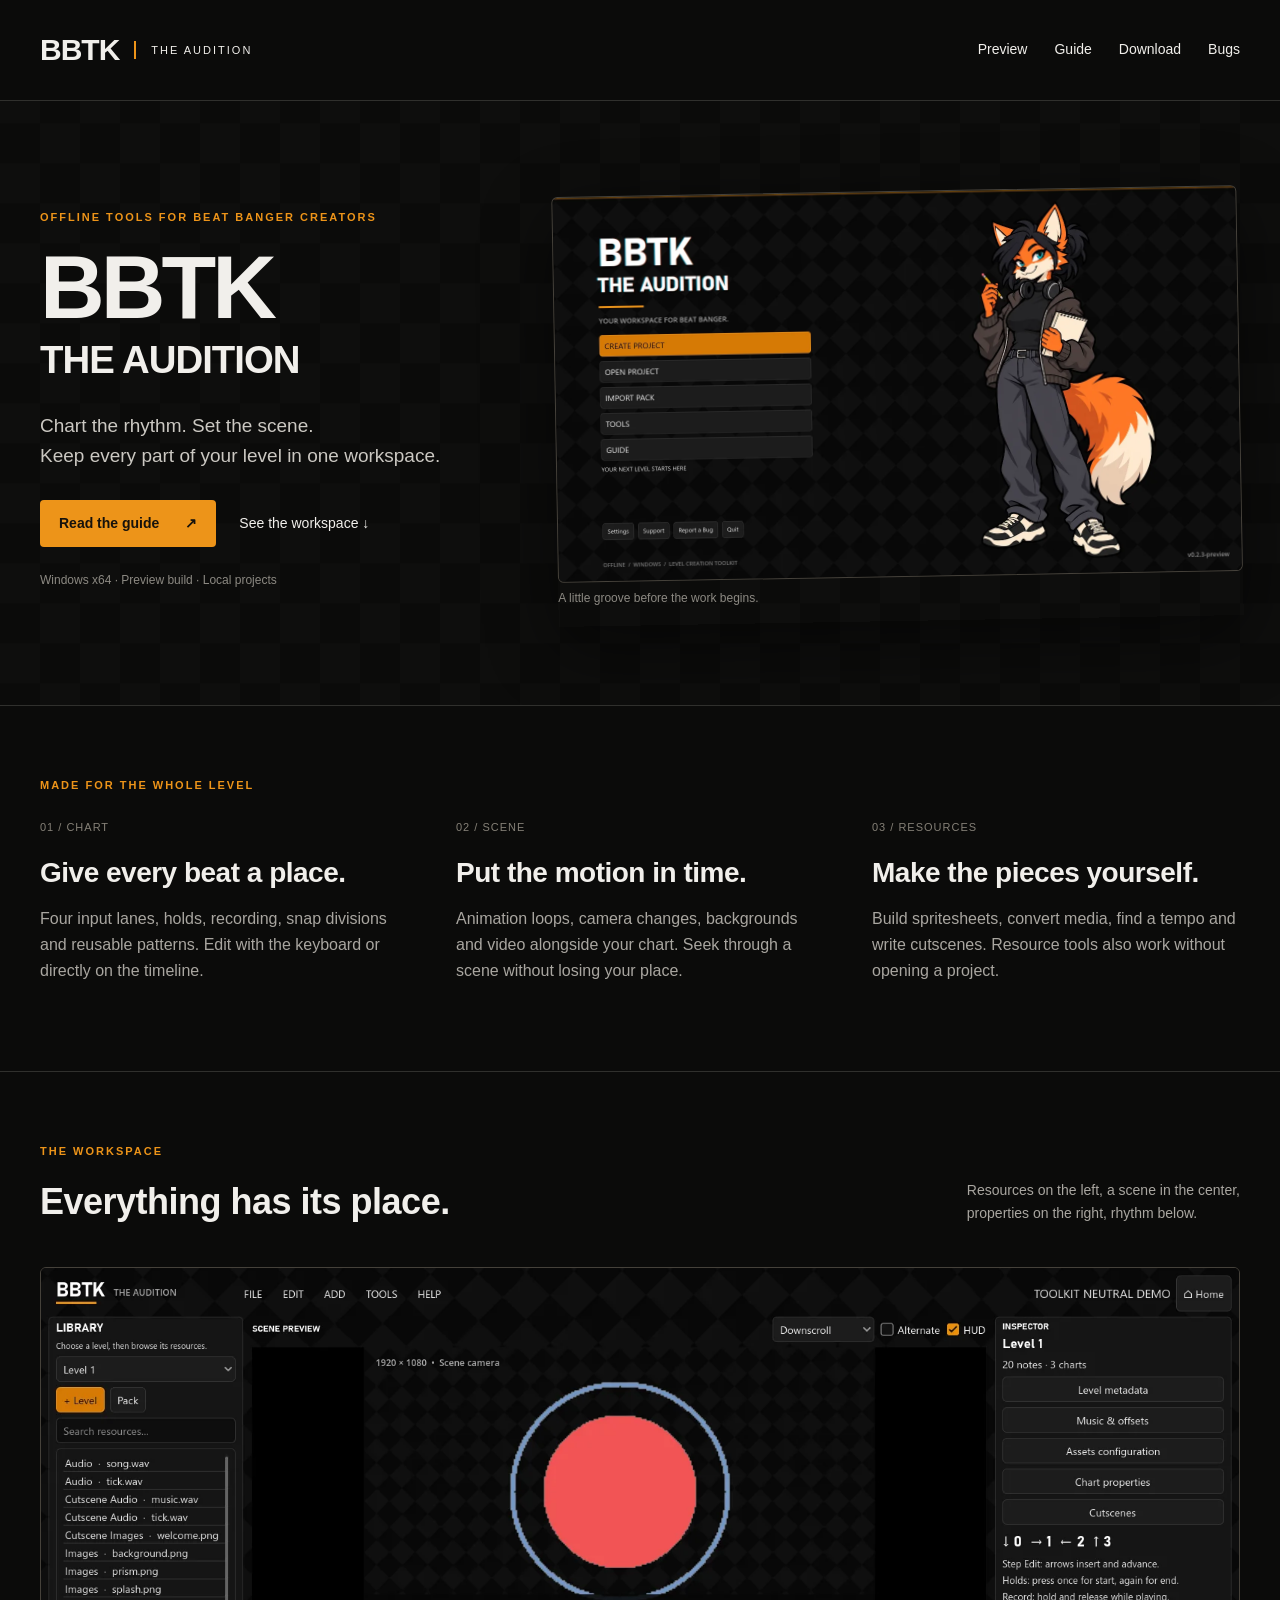
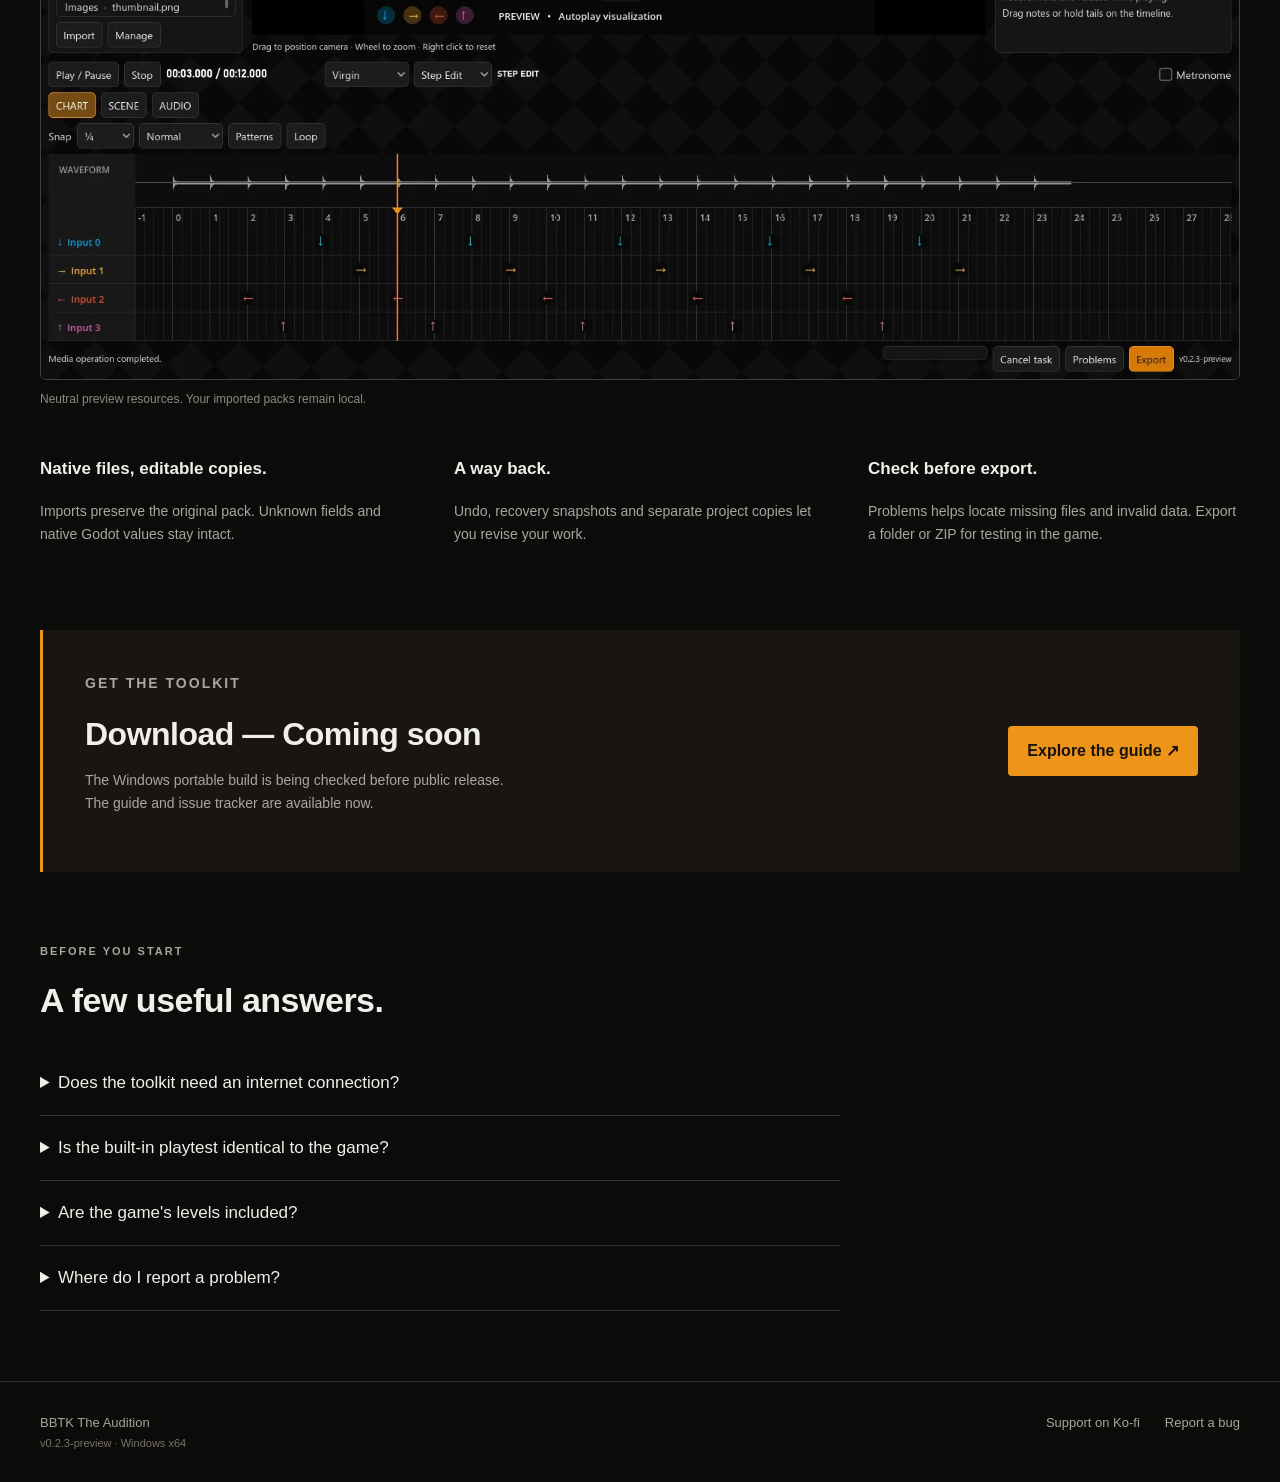
<file: index.html>
<!doctype html><html lang="en"><head><meta charset="utf-8"><meta name="viewport" content="width=device-width, initial-scale=1"><meta name="description" content="BBTK The Audition: offline tools for building Beat Banger mods, charts, animation and cutscenes."><title>Create your next level · BBTK The Audition</title><link rel="stylesheet" href="./assets/style.css"></head><body><a class="skip" href="#main">Skip to content</a><header><a class="wordmark" href="./"><strong>BBTK</strong><span>THE AUDITION</span></a><nav aria-label="Main"><a href="./#preview">Preview</a><a href="./guide/">Guide</a><a href="./#download">Download</a><a href="https://github.com/JustyPixels/BBTK-TheAudition/issues">Bugs</a></nav></header><main id="main"><section class="hero"><div><p class="eyebrow">OFFLINE TOOLS FOR BEAT BANGER CREATORS</p><h1>BBTK<span>THE AUDITION</span></h1><p class="lead">Chart the rhythm. Set the scene.<br>Keep every part of your level in one workspace.</p><div class="actions"><a class="primary" href="guide/">Read the guide <span aria-hidden="true">↗</span></a><a href="#preview">See the workspace ↓</a></div><p class="caption">Windows x64 · Preview build · Local projects</p></div><figure class="hero-preview"><img src="assets/menu.webp" width="1366" height="768" alt="BBTK welcome screen with its fox mascot, project actions, independent tools and guide"><figcaption>A little groove before the work begins.</figcaption></figure></section>
<section class="overview"><p class="eyebrow">MADE FOR THE WHOLE LEVEL</p><div class="feature-grid"><article><span>01 / CHART</span><h2>Give every beat a place.</h2><p>Four input lanes, holds, recording, snap divisions and reusable patterns. Edit with the keyboard or directly on the timeline.</p></article><article><span>02 / SCENE</span><h2>Put the motion in time.</h2><p>Animation loops, camera changes, backgrounds and video alongside your chart. Seek through a scene without losing your place.</p></article><article><span>03 / RESOURCES</span><h2>Make the pieces yourself.</h2><p>Build spritesheets, convert media, find a tempo and write cutscenes. Resource tools also work without opening a project.</p></article></div></section>
<section id="preview" class="workspace"><div class="section-heading"><div><p class="eyebrow">THE WORKSPACE</p><h2>Everything has its place.</h2></div><p>Resources on the left, a scene in the center,<br>properties on the right, rhythm below.</p></div><figure><img loading="lazy" src="assets/editor.webp" width="1600" height="950" alt="Neutral level open in the BBTK editor, showing resource library, preview, inspector and chart timeline"><figcaption>Neutral preview resources. Your imported packs remain local.</figcaption></figure><div class="detail-row"><div><h3>Native files, editable copies.</h3><p>Imports preserve the original pack. Unknown fields and native Godot values stay intact.</p></div><div><h3>A way back.</h3><p>Undo, recovery snapshots and separate project copies let you revise your work.</p></div><div><h3>Check before export.</h3><p>Problems helps locate missing files and invalid data. Export a folder or ZIP for testing in the game.</p></div></div></section>
<section id="download" class="download"><div><p class="eyebrow">GET THE TOOLKIT</p><h2>Download — Coming soon</h2><p>The Windows portable build is being checked before public release.<br>The guide and issue tracker are available now.</p></div><a class="primary" href="guide/">Explore the guide ↗</a></section>
<section class="faq"><p class="eyebrow">BEFORE YOU START</p><h2>A few useful answers.</h2><details><summary>Does the toolkit need an internet connection?</summary><p>Editing, resource tools and local exports work offline. The website, support and issue tracker need a connection. A local guide accompanies the portable build.</p></details><details><summary>Is the built-in playtest identical to the game?</summary><p>It is experimental. The initial compatibility profile targets Steam build 25730471; use the actual game for final acceptance.</p></details><details><summary>Are the game's levels included?</summary><p>No. Game packs, their artwork and audio are local test references and are not distributed with the toolkit.</p></details><details><summary>Where do I report a problem?</summary><p><a href="https://github.com/JustyPixels/BBTK-TheAudition/issues/new/choose">Open an issue</a> with your version, reproduction steps and expected result. Avoid uploading private or copyrighted media.</p></details></section></main><footer><span>BBTK The Audition <small>v0.2.3-preview · Windows x64</small></span><div><a href="https://ko-fi.com/justypixels">Support on Ko-fi</a><a href="https://github.com/JustyPixels/BBTK-TheAudition/issues">Report a bug</a></div></footer></body></html>
</file>
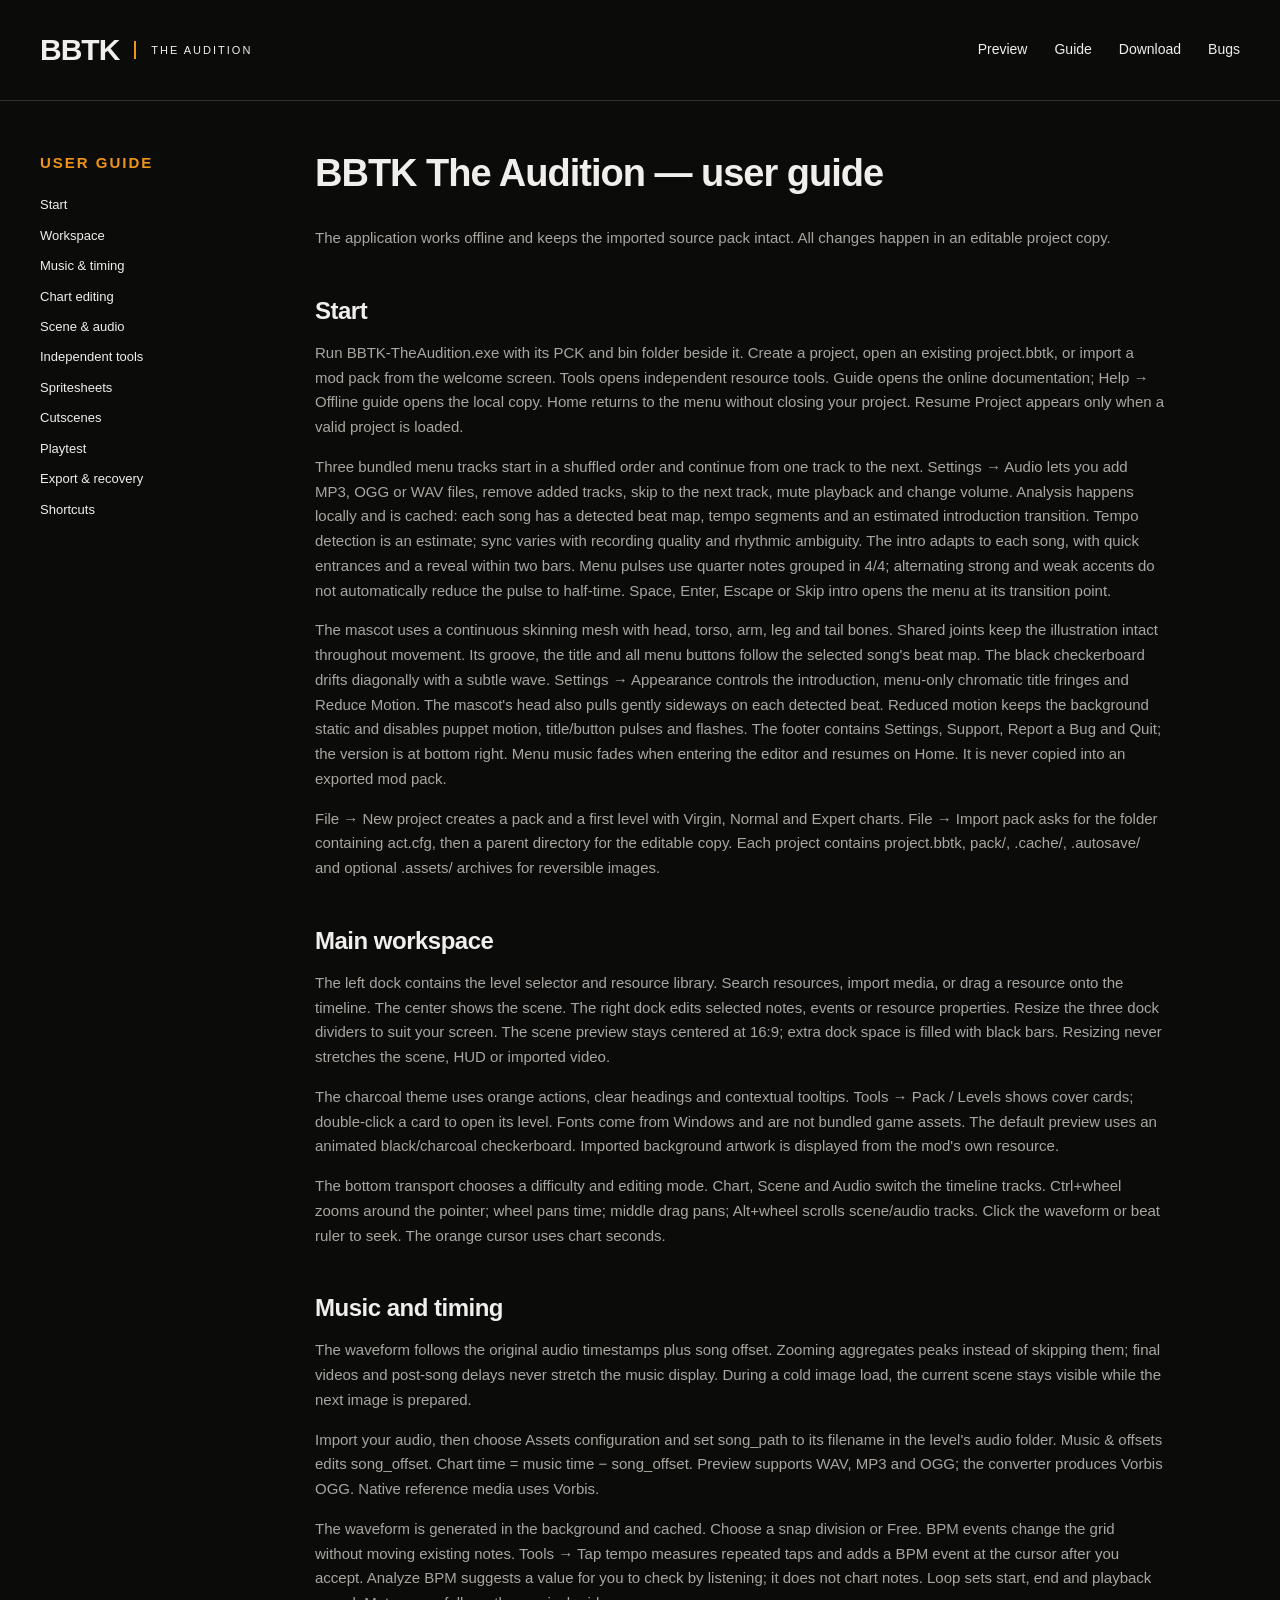
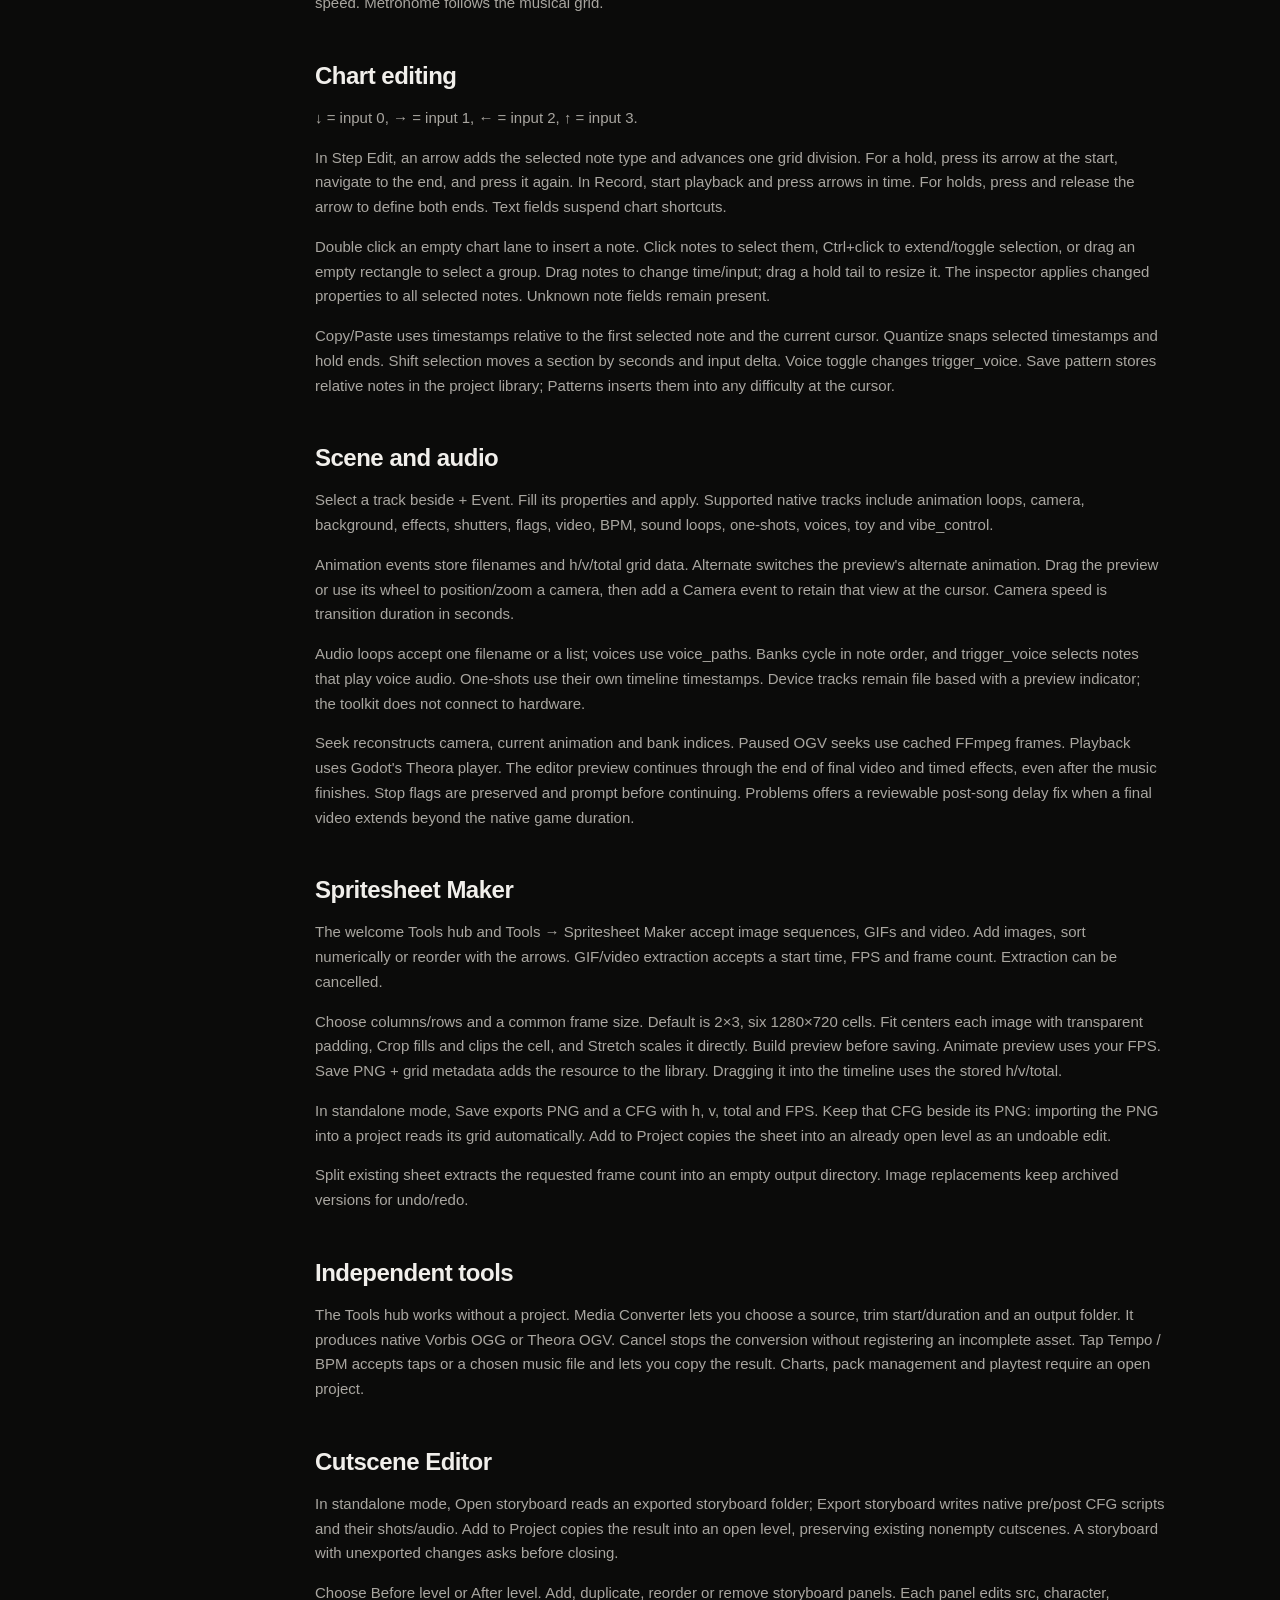
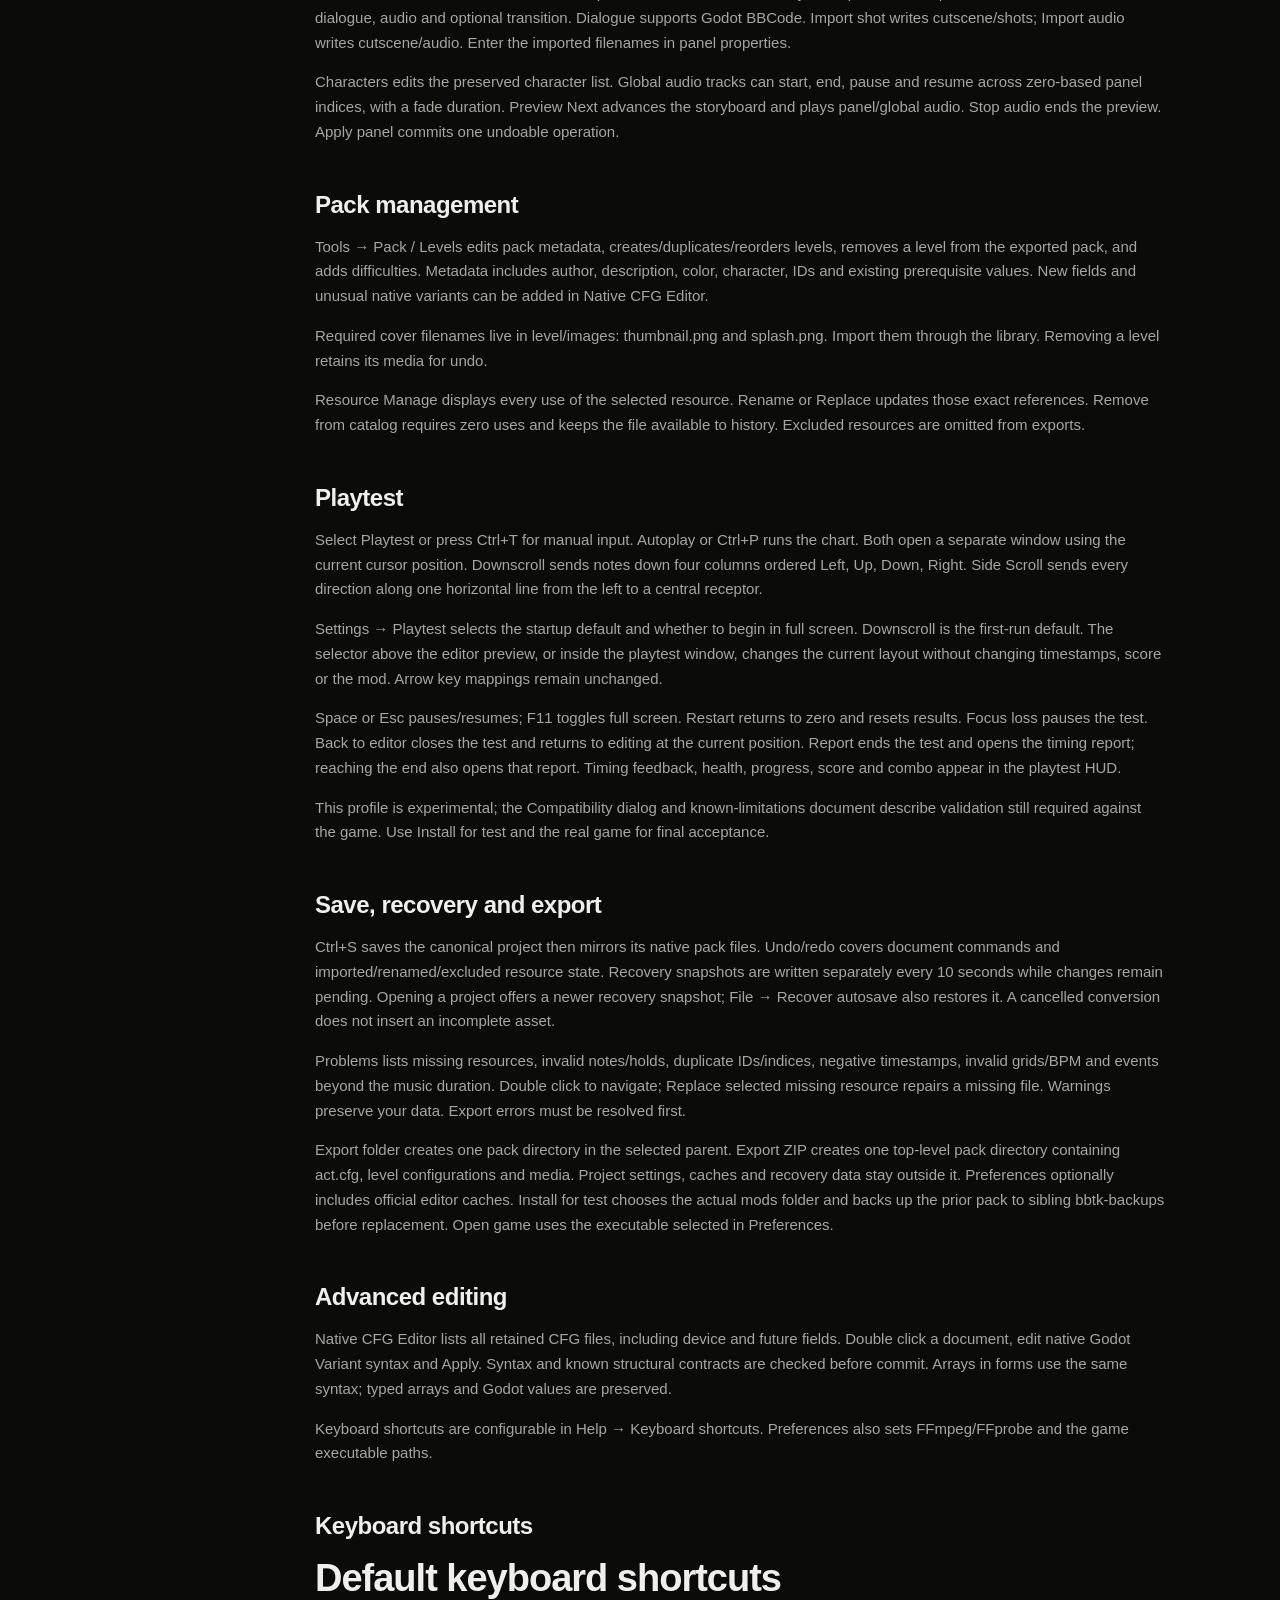
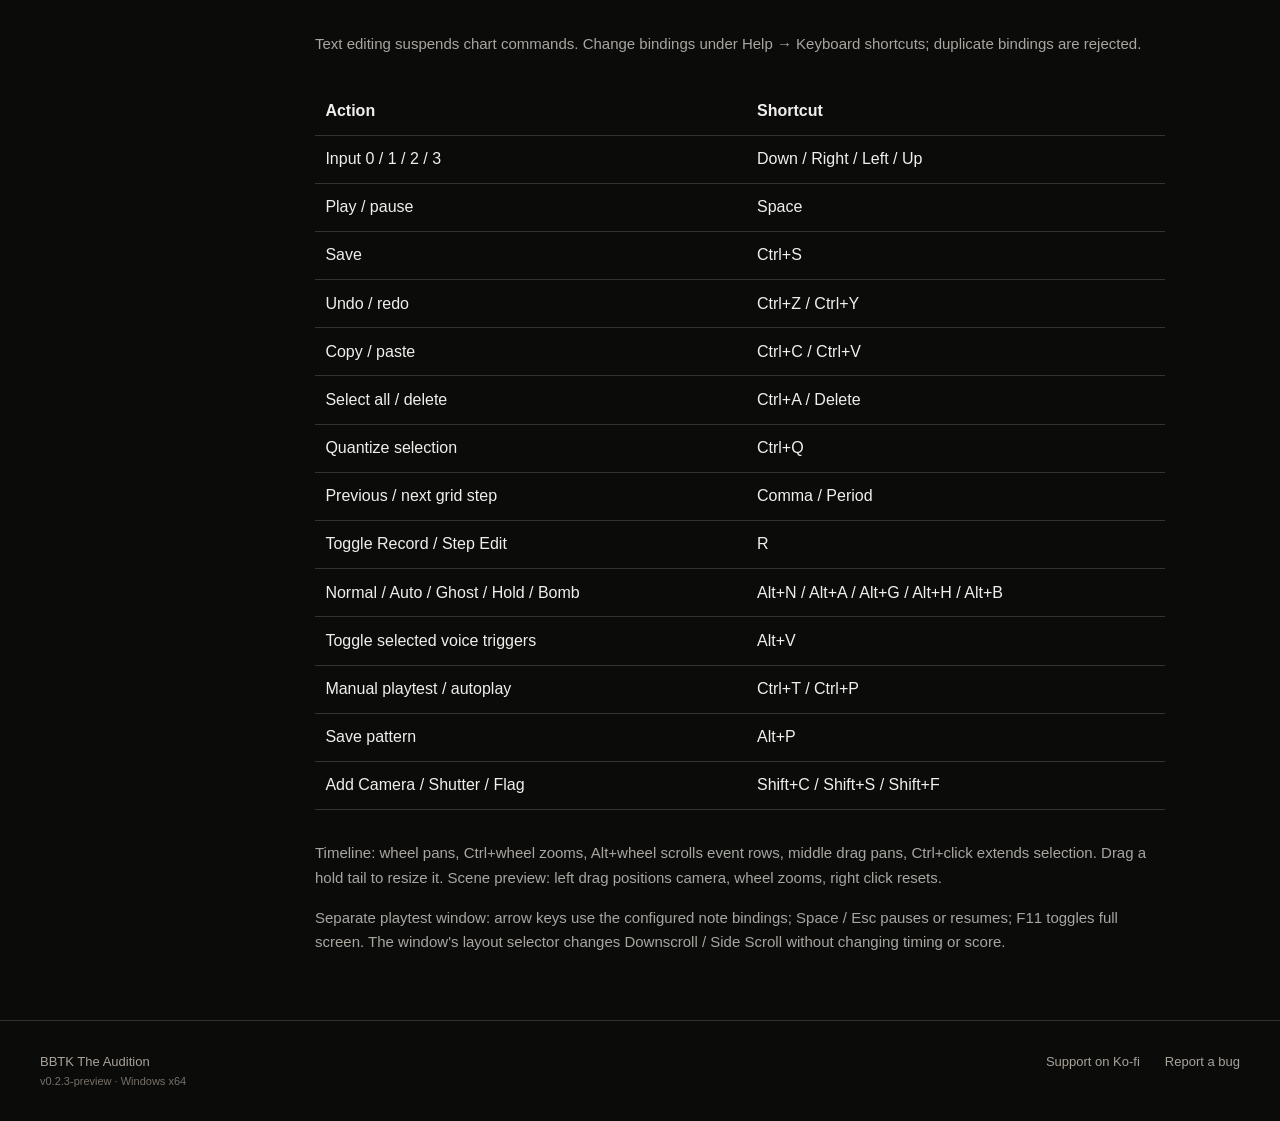
<file: guide/index.html>
<!doctype html><html lang="en"><head><meta charset="utf-8"><meta name="viewport" content="width=device-width, initial-scale=1"><meta name="description" content="BBTK The Audition: offline tools for building Beat Banger mods, charts, animation and cutscenes."><title>User guide · BBTK The Audition</title><link rel="stylesheet" href="../assets/style.css"></head><body><a class="skip" href="#main">Skip to content</a><header><a class="wordmark" href="../"><strong>BBTK</strong><span>THE AUDITION</span></a><nav aria-label="Main"><a href="../#preview">Preview</a><a href="../guide/">Guide</a><a href="../#download">Download</a><a href="https://github.com/JustyPixels/BBTK-TheAudition/issues">Bugs</a></nav></header><main id="main"><div class="guide-layout"><aside><p class="eyebrow">USER GUIDE</p><nav aria-label="Guide"><a href="#start">Start</a><a href="#main-workspace">Workspace</a><a href="#music-and-timing">Music & timing</a><a href="#chart-editing">Chart editing</a><a href="#scene-and-audio">Scene & audio</a><a href="#independent-tools">Independent tools</a><a href="#spritesheet-maker">Spritesheets</a><a href="#cutscene-editor">Cutscenes</a><a href="#playtest">Playtest</a><a href="#save-recovery-and-export">Export & recovery</a><a href="#keyboard-shortcuts">Shortcuts</a></nav></aside><article><h1 id="bbtk-the-audition-user-guide">BBTK The Audition — user guide</h1>
<p>The application works offline and keeps the imported source pack intact. All changes happen in an editable project copy.</p>
<h2 id="start">Start</h2>
<p>Run BBTK-TheAudition.exe with its PCK and bin folder beside it. Create a project, open an existing project.bbtk, or import a mod pack from the welcome screen. Tools opens independent resource tools. Guide opens the online documentation; Help → Offline guide opens the local copy. Home returns to the menu without closing your project. Resume Project appears only when a valid project is loaded.</p>
<p>Three bundled menu tracks start in a shuffled order and continue from one track to the next. Settings → Audio lets you add MP3, OGG or WAV files, remove added tracks, skip to the next track, mute playback and change volume. Analysis happens locally and is cached: each song has a detected beat map, tempo segments and an estimated introduction transition. Tempo detection is an estimate; sync varies with recording quality and rhythmic ambiguity. The intro adapts to each song, with quick entrances and a reveal within two bars. Menu pulses use quarter notes grouped in 4/4; alternating strong and weak accents do not automatically reduce the pulse to half-time. Space, Enter, Escape or Skip intro opens the menu at its transition point.</p>
<p>The mascot uses a continuous skinning mesh with head, torso, arm, leg and tail bones. Shared joints keep the illustration intact throughout movement. Its groove, the title and all menu buttons follow the selected song&#x27;s beat map. The black checkerboard drifts diagonally with a subtle wave. Settings → Appearance controls the introduction, menu-only chromatic title fringes and Reduce Motion. The mascot&#x27;s head also pulls gently sideways on each detected beat. Reduced motion keeps the background static and disables puppet motion, title/button pulses and flashes. The footer contains Settings, Support, Report a Bug and Quit; the version is at bottom right. Menu music fades when entering the editor and resumes on Home. It is never copied into an exported mod pack.</p>
<p>File → New project creates a pack and a first level with Virgin, Normal and Expert charts. File → Import pack asks for the folder containing act.cfg, then a parent directory for the editable copy. Each project contains project.bbtk, pack/, .cache/, .autosave/ and optional .assets/ archives for reversible images.</p>
<h2 id="main-workspace">Main workspace</h2>
<p>The left dock contains the level selector and resource library. Search resources, import media, or drag a resource onto the timeline. The center shows the scene. The right dock edits selected notes, events or resource properties. Resize the three dock dividers to suit your screen. The scene preview stays centered at 16:9; extra dock space is filled with black bars. Resizing never stretches the scene, HUD or imported video.</p>
<p>The charcoal theme uses orange actions, clear headings and contextual tooltips. Tools → Pack / Levels shows cover cards; double-click a card to open its level. Fonts come from Windows and are not bundled game assets. The default preview uses an animated black/charcoal checkerboard. Imported background artwork is displayed from the mod&#x27;s own resource.</p>
<p>The bottom transport chooses a difficulty and editing mode. Chart, Scene and Audio switch the timeline tracks. Ctrl+wheel zooms around the pointer; wheel pans time; middle drag pans; Alt+wheel scrolls scene/audio tracks. Click the waveform or beat ruler to seek. The orange cursor uses chart seconds.</p>
<h2 id="music-and-timing">Music and timing</h2>
<p>The waveform follows the original audio timestamps plus song offset. Zooming aggregates peaks instead of skipping them; final videos and post-song delays never stretch the music display. During a cold image load, the current scene stays visible while the next image is prepared.</p>
<p>Import your audio, then choose Assets configuration and set song_path to its filename in the level&#x27;s audio folder. Music &amp; offsets edits song_offset. Chart time = music time − song_offset. Preview supports WAV, MP3 and OGG; the converter produces Vorbis OGG. Native reference media uses Vorbis.</p>
<p>The waveform is generated in the background and cached. Choose a snap division or Free. BPM events change the grid without moving existing notes. Tools → Tap tempo measures repeated taps and adds a BPM event at the cursor after you accept. Analyze BPM suggests a value for you to check by listening; it does not chart notes. Loop sets start, end and playback speed. Metronome follows the musical grid.</p>
<h2 id="chart-editing">Chart editing</h2>
<p>↓ = input 0, → = input 1, ← = input 2, ↑ = input 3.</p>
<p>In Step Edit, an arrow adds the selected note type and advances one grid division. For a hold, press its arrow at the start, navigate to the end, and press it again. In Record, start playback and press arrows in time. For holds, press and release the arrow to define both ends. Text fields suspend chart shortcuts.</p>
<p>Double click an empty chart lane to insert a note. Click notes to select them, Ctrl+click to extend/toggle selection, or drag an empty rectangle to select a group. Drag notes to change time/input; drag a hold tail to resize it. The inspector applies changed properties to all selected notes. Unknown note fields remain present.</p>
<p>Copy/Paste uses timestamps relative to the first selected note and the current cursor. Quantize snaps selected timestamps and hold ends. Shift selection moves a section by seconds and input delta. Voice toggle changes trigger_voice. Save pattern stores relative notes in the project library; Patterns inserts them into any difficulty at the cursor.</p>
<h2 id="scene-and-audio">Scene and audio</h2>
<p>Select a track beside + Event. Fill its properties and apply. Supported native tracks include animation loops, camera, background, effects, shutters, flags, video, BPM, sound loops, one-shots, voices, toy and vibe_control.</p>
<p>Animation events store filenames and h/v/total grid data. Alternate switches the preview&#x27;s alternate animation. Drag the preview or use its wheel to position/zoom a camera, then add a Camera event to retain that view at the cursor. Camera speed is transition duration in seconds.</p>
<p>Audio loops accept one filename or a list; voices use voice_paths. Banks cycle in note order, and trigger_voice selects notes that play voice audio. One-shots use their own timeline timestamps. Device tracks remain file based with a preview indicator; the toolkit does not connect to hardware.</p>
<p>Seek reconstructs camera, current animation and bank indices. Paused OGV seeks use cached FFmpeg frames. Playback uses Godot&#x27;s Theora player. The editor preview continues through the end of final video and timed effects, even after the music finishes. Stop flags are preserved and prompt before continuing. Problems offers a reviewable post-song delay fix when a final video extends beyond the native game duration.</p>
<h2 id="spritesheet-maker">Spritesheet Maker</h2>
<p>The welcome Tools hub and Tools → Spritesheet Maker accept image sequences, GIFs and video. Add images, sort numerically or reorder with the arrows. GIF/video extraction accepts a start time, FPS and frame count. Extraction can be cancelled.</p>
<p>Choose columns/rows and a common frame size. Default is 2×3, six 1280×720 cells. Fit centers each image with transparent padding, Crop fills and clips the cell, and Stretch scales it directly. Build preview before saving. Animate preview uses your FPS. Save PNG + grid metadata adds the resource to the library. Dragging it into the timeline uses the stored h/v/total.</p>
<p>In standalone mode, Save exports PNG and a CFG with h, v, total and FPS. Keep that CFG beside its PNG: importing the PNG into a project reads its grid automatically. Add to Project copies the sheet into an already open level as an undoable edit.</p>
<p>Split existing sheet extracts the requested frame count into an empty output directory. Image replacements keep archived versions for undo/redo.</p>
<h2 id="independent-tools">Independent tools</h2>
<p>The Tools hub works without a project. Media Converter lets you choose a source, trim start/duration and an output folder. It produces native Vorbis OGG or Theora OGV. Cancel stops the conversion without registering an incomplete asset. Tap Tempo / BPM accepts taps or a chosen music file and lets you copy the result. Charts, pack management and playtest require an open project.</p>
<h2 id="cutscene-editor">Cutscene Editor</h2>
<p>In standalone mode, Open storyboard reads an exported storyboard folder; Export storyboard writes native pre/post CFG scripts and their shots/audio. Add to Project copies the result into an open level, preserving existing nonempty cutscenes. A storyboard with unexported changes asks before closing.</p>
<p>Choose Before level or After level. Add, duplicate, reorder or remove storyboard panels. Each panel edits src, character, dialogue, audio and optional transition. Dialogue supports Godot BBCode. Import shot writes cutscene/shots; Import audio writes cutscene/audio. Enter the imported filenames in panel properties.</p>
<p>Characters edits the preserved character list. Global audio tracks can start, end, pause and resume across zero-based panel indices, with a fade duration. Preview Next advances the storyboard and plays panel/global audio. Stop audio ends the preview. Apply panel commits one undoable operation.</p>
<h2 id="pack-management">Pack management</h2>
<p>Tools → Pack / Levels edits pack metadata, creates/duplicates/reorders levels, removes a level from the exported pack, and adds difficulties. Metadata includes author, description, color, character, IDs and existing prerequisite values. New fields and unusual native variants can be added in Native CFG Editor.</p>
<p>Required cover filenames live in level/images: thumbnail.png and splash.png. Import them through the library. Removing a level retains its media for undo.</p>
<p>Resource Manage displays every use of the selected resource. Rename or Replace updates those exact references. Remove from catalog requires zero uses and keeps the file available to history. Excluded resources are omitted from exports.</p>
<h2 id="playtest">Playtest</h2>
<p>Select Playtest or press Ctrl+T for manual input. Autoplay or Ctrl+P runs the chart. Both open a separate window using the current cursor position. Downscroll sends notes down four columns ordered Left, Up, Down, Right. Side Scroll sends every direction along one horizontal line from the left to a central receptor.</p>
<p>Settings → Playtest selects the startup default and whether to begin in full screen. Downscroll is the first-run default. The selector above the editor preview, or inside the playtest window, changes the current layout without changing timestamps, score or the mod. Arrow key mappings remain unchanged.</p>
<p>Space or Esc pauses/resumes; F11 toggles full screen. Restart returns to zero and resets results. Focus loss pauses the test. Back to editor closes the test and returns to editing at the current position. Report ends the test and opens the timing report; reaching the end also opens that report. Timing feedback, health, progress, score and combo appear in the playtest HUD.</p>
<p>This profile is experimental; the Compatibility dialog and known-limitations document describe validation still required against the game. Use Install for test and the real game for final acceptance.</p>
<h2 id="save-recovery-and-export">Save, recovery and export</h2>
<p>Ctrl+S saves the canonical project then mirrors its native pack files. Undo/redo covers document commands and imported/renamed/excluded resource state. Recovery snapshots are written separately every 10 seconds while changes remain pending. Opening a project offers a newer recovery snapshot; File → Recover autosave also restores it. A cancelled conversion does not insert an incomplete asset.</p>
<p>Problems lists missing resources, invalid notes/holds, duplicate IDs/indices, negative timestamps, invalid grids/BPM and events beyond the music duration. Double click to navigate; Replace selected missing resource repairs a missing file. Warnings preserve your data. Export errors must be resolved first.</p>
<p>Export folder creates one pack directory in the selected parent. Export ZIP creates one top-level pack directory containing act.cfg, level configurations and media. Project settings, caches and recovery data stay outside it. Preferences optionally includes official editor caches. Install for test chooses the actual mods folder and backs up the prior pack to sibling bbtk-backups before replacement. Open game uses the executable selected in Preferences.</p>
<h2 id="advanced-editing">Advanced editing</h2>
<p>Native CFG Editor lists all retained CFG files, including device and future fields. Double click a document, edit native Godot Variant syntax and Apply. Syntax and known structural contracts are checked before commit. Arrays in forms use the same syntax; typed arrays and Godot values are preserved.</p>
<p>Keyboard shortcuts are configurable in Help → Keyboard shortcuts. Preferences also sets FFmpeg/FFprobe and the game executable paths.</p><h2 id="keyboard-shortcuts">Keyboard shortcuts</h2><h1 id="default-keyboard-shortcuts">Default keyboard shortcuts</h1>
<p>Text editing suspends chart commands. Change bindings under Help → Keyboard shortcuts; duplicate bindings are rejected.</p>
<div class="table-scroll"><table><tbody>
<tr><td>Action</td><td>Shortcut</td></tr>
<tr><td>Input 0 / 1 / 2 / 3</td><td>Down / Right / Left / Up</td></tr>
<tr><td>Play / pause</td><td>Space</td></tr>
<tr><td>Save</td><td>Ctrl+S</td></tr>
<tr><td>Undo / redo</td><td>Ctrl+Z / Ctrl+Y</td></tr>
<tr><td>Copy / paste</td><td>Ctrl+C / Ctrl+V</td></tr>
<tr><td>Select all / delete</td><td>Ctrl+A / Delete</td></tr>
<tr><td>Quantize selection</td><td>Ctrl+Q</td></tr>
<tr><td>Previous / next grid step</td><td>Comma / Period</td></tr>
<tr><td>Toggle Record / Step Edit</td><td>R</td></tr>
<tr><td>Normal / Auto / Ghost / Hold / Bomb</td><td>Alt+N / Alt+A / Alt+G / Alt+H / Alt+B</td></tr>
<tr><td>Toggle selected voice triggers</td><td>Alt+V</td></tr>
<tr><td>Manual playtest / autoplay</td><td>Ctrl+T / Ctrl+P</td></tr>
<tr><td>Save pattern</td><td>Alt+P</td></tr>
<tr><td>Add Camera / Shutter / Flag</td><td>Shift+C / Shift+S / Shift+F</td></tr>
</tbody></table></div>
<p>Timeline: wheel pans, Ctrl+wheel zooms, Alt+wheel scrolls event rows, middle drag pans, Ctrl+click extends selection. Drag a hold tail to resize it. Scene preview: left drag positions camera, wheel zooms, right click resets.</p>
<p>Separate playtest window: arrow keys use the configured note bindings; Space / Esc pauses or resumes; F11 toggles full screen. The window&#x27;s layout selector changes Downscroll / Side Scroll without changing timing or score.</p></article></div></main><footer><span>BBTK The Audition <small>v0.2.3-preview · Windows x64</small></span><div><a href="https://ko-fi.com/justypixels">Support on Ko-fi</a><a href="https://github.com/JustyPixels/BBTK-TheAudition/issues">Report a bug</a></div></footer></body></html>
</file>
<file: assets/style.css>
:root{color-scheme:dark;--ink:#f1efeb;--muted:#a9a6a0;--orange:#ed9419;--line:#30302d;--panel:#151514}*{box-sizing:border-box}html{scroll-behavior:smooth;scroll-padding-top:90px}body{margin:0;background:#0b0b0a;color:var(--ink);font:16px/1.65 "Segoe UI",Arial,sans-serif}a{color:inherit;text-decoration:none}a:hover{color:var(--orange)}a:focus-visible,summary:focus-visible{outline:2px solid var(--orange);outline-offset:5px}header,footer,main{max-width:1320px;margin:auto}header{padding:25px 40px;display:flex;align-items:center;justify-content:space-between;border-bottom:1px solid var(--line)}.wordmark{display:flex;align-items:center;gap:15px}.wordmark strong{font-size:30px;font-weight:900;letter-spacing:-1px}.wordmark span{font-size:11px;letter-spacing:2px;border-left:2px solid var(--orange);padding-left:15px}nav{display:flex;gap:27px;font-size:14px}.skip{position:fixed;top:-60px;left:15px;background:var(--orange);color:#111;padding:8px 16px;z-index:10}.skip:focus{top:10px}.hero{position:relative;padding:90px 40px 85px;display:grid;grid-template-columns:.85fr 1.25fr;gap:50px;align-items:center;overflow:hidden}.hero:before{content:"";position:absolute;inset:-80px;background:repeating-conic-gradient(#111110 0 25%,transparent 0 50%) 0/80px 80px;z-index:-1;opacity:.55;animation:drift 12s linear infinite}.eyebrow{font-size:11px;letter-spacing:2px;font-weight:700;color:var(--orange);margin:0 0 19px}h1{font-size:clamp(64px,7vw,104px);line-height:.95;letter-spacing:-4px;margin:0 0 32px;font-weight:900}h1 span{display:block;font-size:clamp(29px,3vw,44px);letter-spacing:-1px;margin-top:12px;white-space:nowrap}.lead{color:#cbc8c2;font-size:19px;line-height:1.6}.actions{display:flex;align-items:center;gap:23px;margin-top:28px;font-size:14px}.primary{display:inline-flex;justify-content:space-between;gap:26px;background:var(--orange);color:#16120c;font-weight:700;padding:12px 19px;border-radius:4px}.primary:hover{background:#ffb33d;color:#14110c}.caption,figcaption{font-size:12px;color:#8c8982}.caption{margin-top:24px}figure{margin:0}figure img{display:block;width:100%;height:auto;border:1px solid #45413a;border-radius:6px;background:#131311}.hero-preview{transform:rotate(-1deg);box-shadow:0 20px 70px #0007}.hero-preview figcaption{padding:12px 0;transform:rotate(1deg)}.overview,.workspace,.faq{padding:70px 40px;border-top:1px solid var(--line)}.feature-grid{display:grid;grid-template-columns:repeat(3,1fr);gap:48px}.feature-grid article>span{font-size:11px;color:#858077;letter-spacing:1px}h2{font-size:28px;line-height:1.25;letter-spacing:-.5px;margin:15px 0}article p,.detail-row p,.section-heading>p,.download p,.faq p{color:var(--muted)}.section-heading{display:flex;justify-content:space-between;align-items:end;margin-bottom:28px}.section-heading h2{font-size:36px}.section-heading>p{font-size:14px}.workspace figcaption{padding-top:10px}.detail-row{display:grid;grid-template-columns:repeat(3,1fr);gap:42px;padding-top:28px}h3{font-size:17px}.detail-row p{font-size:14px}.download{margin:0 40px;padding:42px;background:#191612;border-left:3px solid var(--orange);display:flex;justify-content:space-between;align-items:center;gap:30px}.download h2{font-size:32px}.download p{font-size:14px}.download .primary{white-space:nowrap}.faq{border-top:0;max-width:880px}.faq h2{font-size:34px;margin-bottom:30px}details{border-bottom:1px solid var(--line);padding:18px 0}summary{cursor:pointer;font-size:17px}details p{font-size:14px}details a{text-decoration:underline}footer{border-top:1px solid var(--line);padding:30px 40px;display:flex;justify-content:space-between;font-size:13px;color:#a8a39a}footer small{display:block;color:#777169;font-size:11px}footer>div{display:flex;gap:25px}.guide-layout{padding:50px 40px;display:grid;grid-template-columns:210px 1fr;gap:65px}.guide-layout aside{align-self:start;position:sticky;top:25px}.guide-layout nav{flex-direction:column;gap:9px;font-size:13px}.guide-layout article{max-width:850px}.guide-layout h1{font-size:38px;line-height:1.2;letter-spacing:-1px;margin:0 0 30px}.guide-layout h2{margin:45px 0 15px;font-size:24px}.guide-layout p{font-size:15px;overflow-wrap:anywhere}.guide-layout pre{overflow:auto;background:#171715;border:1px solid var(--line);padding:20px;font-size:13px;white-space:pre-wrap}@keyframes drift{0%{transform:translate(-25px,-25px)}50%{transform:translate(15px,20px)}100%{transform:translate(55px,55px)}}@media(max-width:900px){header{padding:20px 25px}nav{gap:18px}.hero{grid-template-columns:1fr;padding:55px 25px;gap:25px}.hero-preview{transform:none}.feature-grid{gap:24px}.overview,.workspace,.faq{padding:45px 25px}.download{margin:0 25px;padding:27px}.section-heading>p{display:none}.guide-layout{padding:35px 25px;grid-template-columns:160px 1fr;gap:30px}}@media(max-width:600px){header{padding:16px 20px;align-items:flex-start;gap:20px}.wordmark{gap:8px}.wordmark strong{font-size:25px}.wordmark span{font-size:8px;letter-spacing:1px;padding-left:9px}header nav{gap:9px;flex-wrap:wrap;justify-content:end;font-size:12px;max-width:145px}.hero{padding:42px 20px}.actions{gap:16px;flex-wrap:wrap}.lead{font-size:17px}.feature-grid,.detail-row{grid-template-columns:1fr;gap:14px}.overview,.workspace,.faq{padding:40px 20px}.feature-grid article{padding-bottom:20px;border-bottom:1px solid var(--line)}.section-heading h2{font-size:29px}.download{margin:0 20px;display:block;padding:24px}.download h2{font-size:25px}.download .primary{margin-top:14px}footer{padding:25px 20px;gap:22px;flex-direction:column}.guide-layout{display:block;padding:30px 20px}.guide-layout aside{position:static;margin-bottom:32px;border-bottom:1px solid var(--line);padding-bottom:25px}.guide-layout nav{display:grid;grid-template-columns:1fr 1fr}.guide-layout h1{font-size:30px}}@media(prefers-reduced-motion:reduce){html{scroll-behavior:auto}.hero:before{animation:none}}
.table-scroll{overflow-x:auto}table{border-collapse:collapse;width:100%;margin:1rem 0}td{padding:.65rem;border-bottom:1px solid #333}tr:first-child{font-weight:700}code{background:#202020;padding:.15rem .3rem;border-radius:3px}pre{overflow-x:auto;padding:1rem;background:#141414}li{margin:.4rem 0}
</file>
